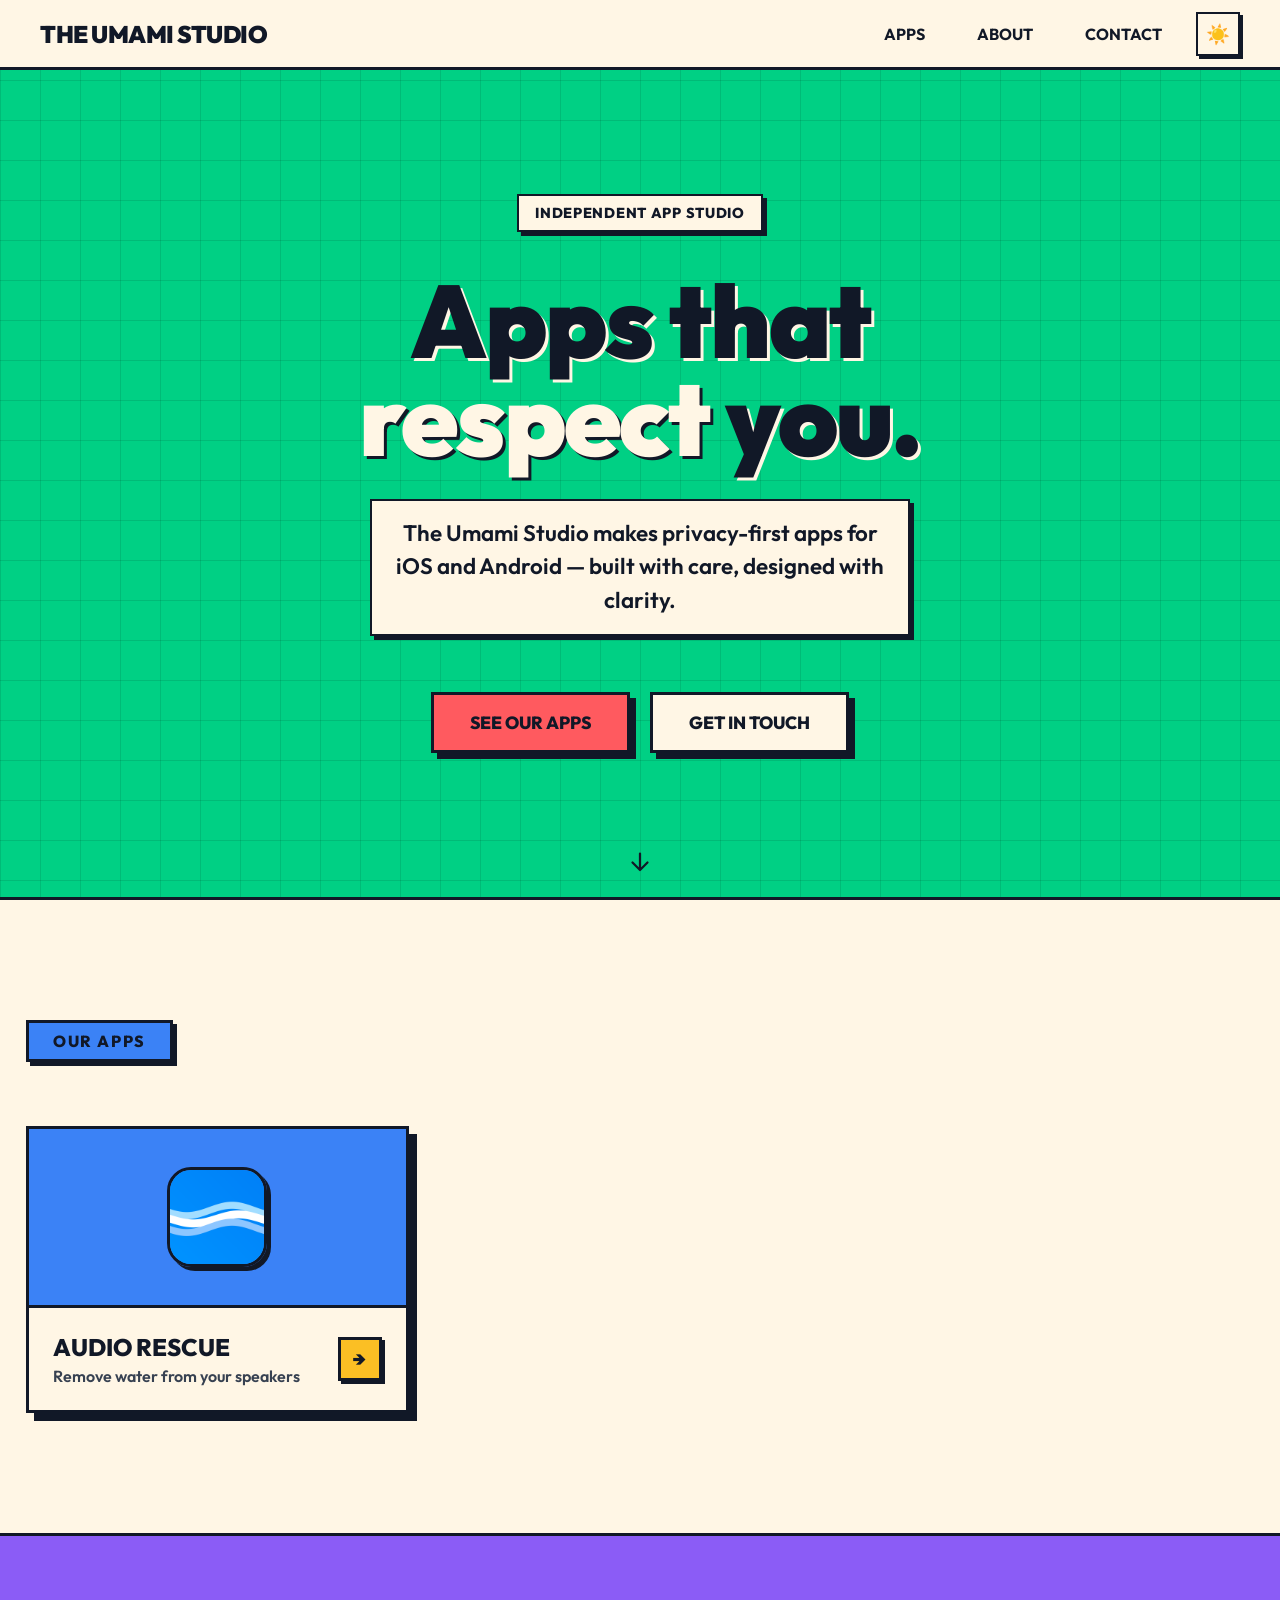
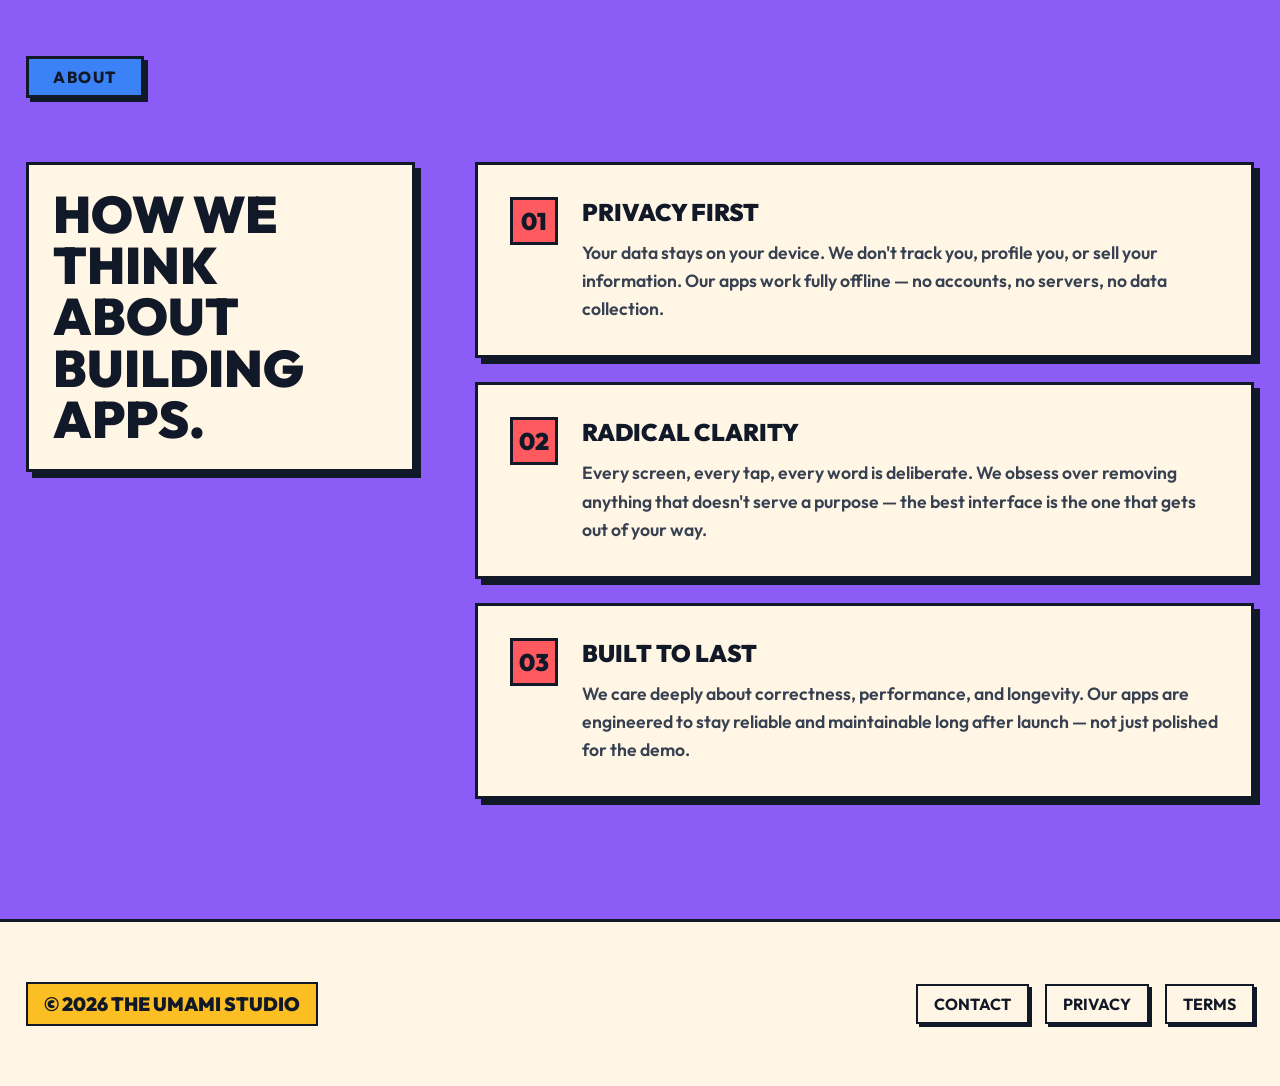
<file: index.html>
<!DOCTYPE html>
<html lang="en" data-theme="light">
<head>
  <meta charset="UTF-8">
  <meta name="viewport" content="width=device-width, initial-scale=1.0">
  <title>The Umami Studio — Privacy-first utility apps</title>
  <meta name="description" content="The Umami Studio builds privacy-first, minimalist utility applications for iOS and Android.">
  <meta property="og:title" content="The Umami Studio">
  <meta property="og:description" content="Privacy-first utility apps, meticulously designed.">
  <meta name="theme-color" content="#0a2540">

  <link rel="stylesheet" href="assets/css/studio.css">
  <!-- Anti-flash: set theme before first paint -->
  <script>
    (function(){
      var t = localStorage.getItem('ums-theme') || 'light';
      document.documentElement.setAttribute('data-theme', t);
    })();
  </script>
</head>
<body>

  <!-- ── NAV ────────────────────────────────────── -->
  <nav class="nav" id="mainNav">
    <span class="nav-logo">The Umami Studio</span>
    <div class="nav-right">
      <a href="#apps" class="nav-link">Apps</a>
      <a href="#about" class="nav-link">About</a>
      <a href="mailto:theumamistudio@gmail.com" class="nav-link">Contact</a>
      <button class="theme-btn" id="themeBtn" aria-label="Toggle dark mode">
        <span id="themeIcon">☀️</span>
      </button>
    </div>
  </nav>

  <!-- ── HERO ───────────────────────────────────── -->
  <section class="hero">
    <div class="hero-eyebrow">Independent App Studio</div>
    <h1 class="hero-title">Apps that<br><em>respect</em> you.</h1>
    <p class="hero-subtitle">The Umami Studio makes privacy-first apps for iOS and Android — built with care, designed with clarity.</p>
    <div class="hero-cta">
      <a href="#apps" class="btn-hero-primary">See our apps</a>
      <a href="mailto:theumamistudio@gmail.com" class="btn-hero-ghost">Get in touch</a>
    </div>
    <div class="hero-scroll">
      <svg width="16" height="16" viewBox="0 0 16 16" fill="none" xmlns="http://www.w3.org/2000/svg">
        <path d="M8 3v10M3 9l5 5 5-5" stroke="currentColor" stroke-width="1.5" stroke-linecap="round" stroke-linejoin="round"/>
      </svg>
    </div>
  </section>

  <!-- ── APPS ───────────────────────────────────── -->
  <section class="section" id="apps">
    <div class="section-inner">
      <div class="section-label reveal">Our Apps</div>

      <div class="apps-grid">

        <!-- Audio Rescue Card -->
        <a href="/audiorescue/" class="app-card app-card-audio-rescue reveal reveal-d1" aria-label="View Audio Rescue">
          <div class="app-card-bg">
            <img src="assets/images/audio-rescue-icon.png" alt="Audio Rescue" class="app-card-icon">
          </div>
          <div class="app-card-info">
            <div>
              <div class="app-card-name">Audio Rescue</div>
              <div class="app-card-sub">Remove water from your speakers</div>
            </div>
            <div class="app-card-arrow">→</div>
          </div>
        </a>

        <!-- Placeholder slot for future apps — just add more .app-card blocks here -->

      </div>
    </div>
  </section>

  <!-- ── ABOUT ───────────────────────────────────── -->
  <section class="about-section" id="about">
    <div class="about-inner">
      <div class="section-label reveal">About</div>
      <div class="about-grid">
        <h2 class="about-lead reveal">How we think about building apps.</h2>
        <div class="about-values">
          <div class="value-row reveal">
            <span class="value-num">01</span>
            <div class="value-content">
              <h3>Privacy First</h3>
              <p>Your data stays on your device. We don't track you, profile you, or sell your information. Our apps work fully offline — no accounts, no servers, no data collection.</p>
            </div>
          </div>
          <div class="value-row reveal reveal-d1">
            <span class="value-num">02</span>
            <div class="value-content">
              <h3>Radical Clarity</h3>
              <p>Every screen, every tap, every word is deliberate. We obsess over removing anything that doesn't serve a purpose — the best interface is the one that gets out of your way.</p>
            </div>
          </div>
          <div class="value-row reveal reveal-d2">
            <span class="value-num">03</span>
            <div class="value-content">
              <h3>Built to Last</h3>
              <p>We care deeply about correctness, performance, and longevity. Our apps are engineered to stay reliable and maintainable long after launch — not just polished for the demo.</p>
            </div>
          </div>
        </div>
      </div>
    </div>
  </section>

  <!-- ── FOOTER ─────────────────────────────────── -->
  <footer class="footer">
    <div class="footer-inner">
      <span class="footer-brand">© 2026 The Umami Studio</span>
      <ul class="footer-links">
        <li><a href="mailto:theumamistudio@gmail.com">Contact</a></li>
        <li><a href="/privacy">Privacy</a></li>
        <li><a href="/terms">Terms</a></li>
      </ul>
    </div>
  </footer>

  <!-- ── SCRIPTS ────────────────────────────────── -->
  <script>
    // Sticky nav — turns frosted glass on scroll
    var nav = document.getElementById('mainNav');
    window.addEventListener('scroll', function() {
      nav.classList.toggle('scrolled', window.scrollY > 40);
    }, { passive: true });

    // Theme toggle
    var html  = document.documentElement;
    var btn   = document.getElementById('themeBtn');
    var icon  = document.getElementById('themeIcon');
    var meta  = document.querySelector('meta[name="theme-color"]');

    function applyTheme(t) {
      html.setAttribute('data-theme', t);
      icon.textContent = t === 'dark' ? '🌙' : '☀️';
      if (meta) meta.content = t === 'dark' ? '#050d1a' : '#0a2540';
      localStorage.setItem('ums-theme', t);
    }

    applyTheme(html.getAttribute('data-theme') || 'light');

    btn.addEventListener('click', function() {
      applyTheme(html.getAttribute('data-theme') === 'dark' ? 'light' : 'dark');
    });

    // Scroll reveal
    var observer = new IntersectionObserver(function(entries) {
      entries.forEach(function(e) {
        if (e.isIntersecting) {
          e.target.classList.add('visible');
          observer.unobserve(e.target);
        }
      });
    }, { threshold: 0.1, rootMargin: '0px 0px -50px 0px' });

    document.querySelectorAll('.reveal').forEach(function(el) {
      observer.observe(el);
    });
  </script>

</body>
</html>
</file>
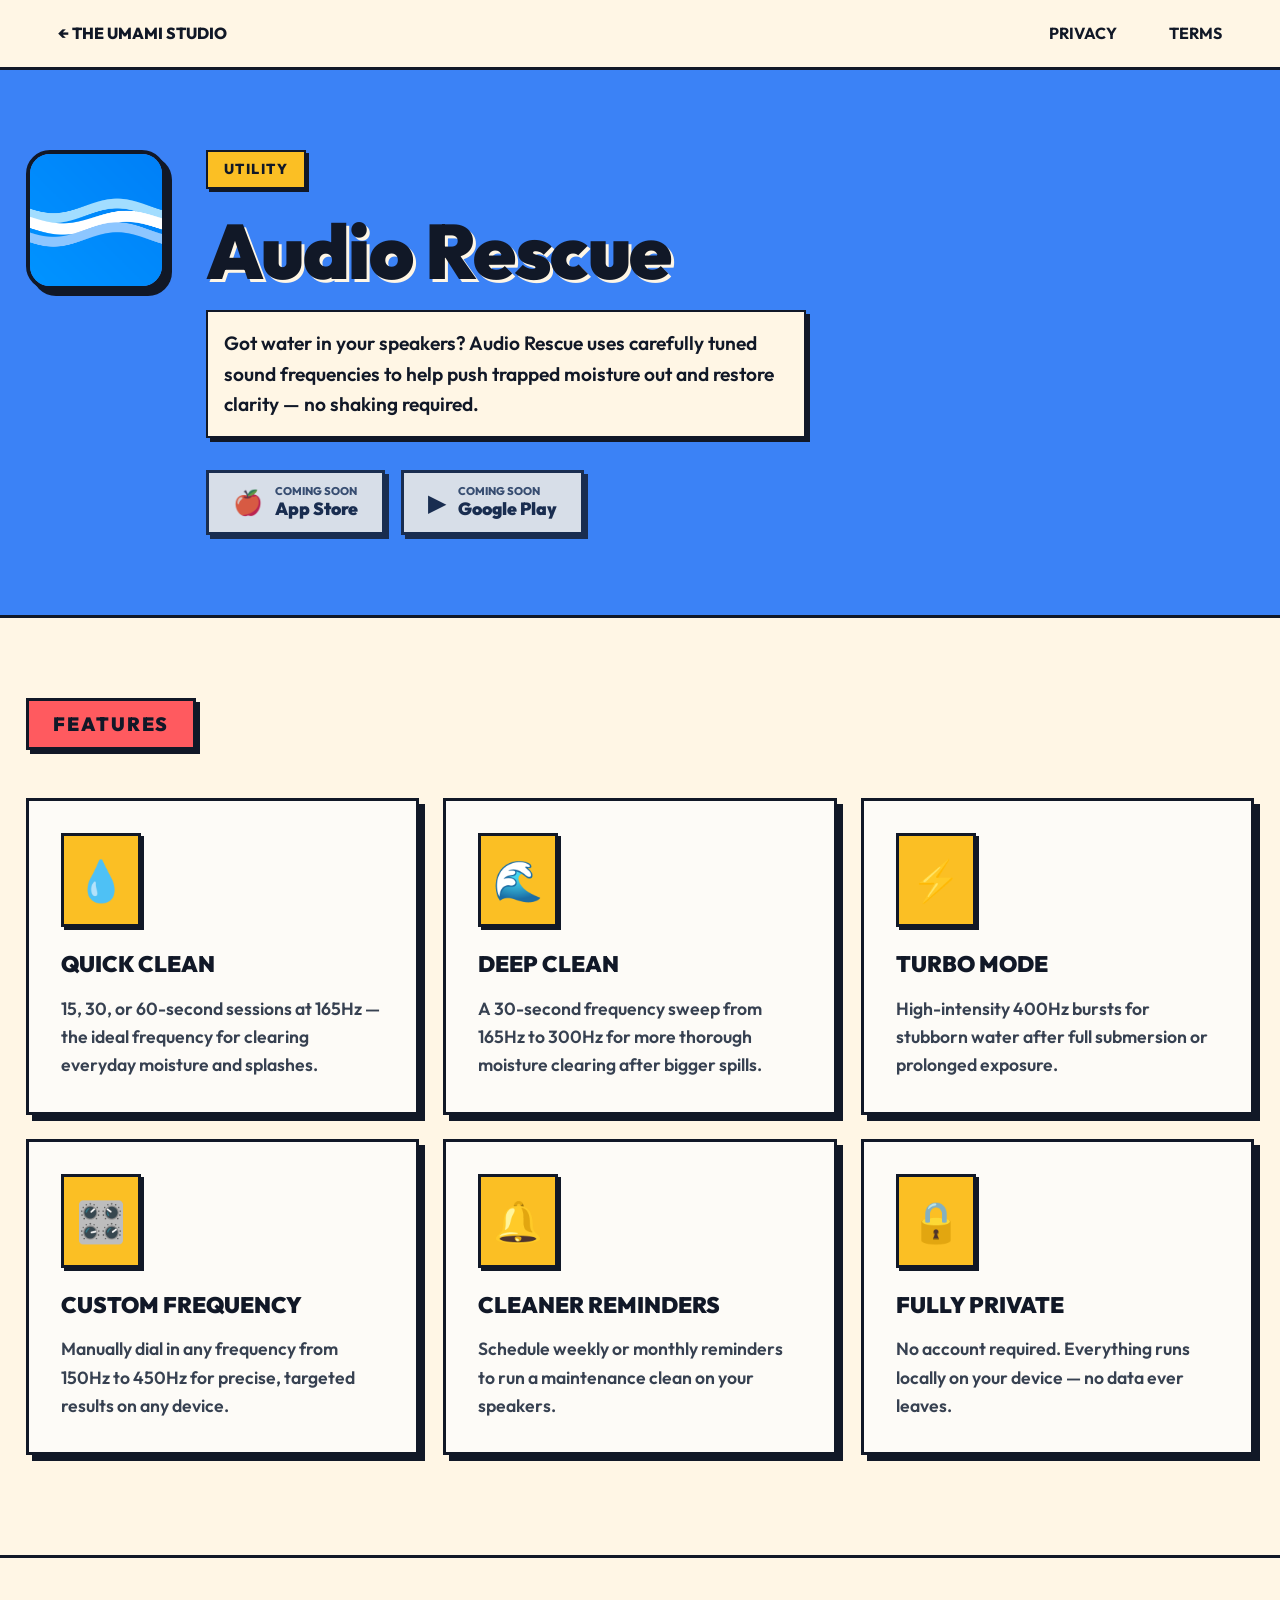
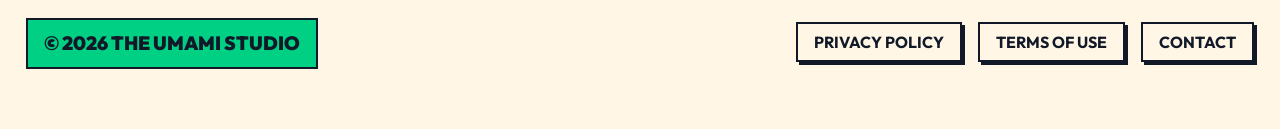
<file: audiorescue/index.html>
<!DOCTYPE html>
<html lang="en">
<head>
  <meta charset="UTF-8">
  <meta name="viewport" content="width=device-width, initial-scale=1.0">
  <title>Audio Rescue — Remove water from your speakers</title>
  <meta name="description" content="Audio Rescue uses carefully tuned sound frequencies to push trapped water out of your phone's speakers and restore clarity.">
  <meta name="theme-color" content="#ffffff">
  <link rel="icon" type="image/png" href="/assets/images/audio-rescue-icon.png">
  <link rel="stylesheet" href="/assets/css/app.css">
</head>
<body>

  <!-- ── NAV ───────────────────────────────────── -->
  <nav class="nav">
    <a href="/" class="nav-back">← The Umami Studio</a>
    <div class="nav-legal">
      <a href="/audiorescue/privacy">Privacy</a>
      <a href="/audiorescue/terms">Terms</a>
    </div>
  </nav>

  <!-- ── APP HERO ───────────────────────────────── -->
  <header class="app-hero">
    <div class="section-inner">
      <img src="/assets/images/audio-rescue-icon.png" alt="Audio Rescue app icon" class="app-icon">
      <div class="app-hero-body">
        <span class="app-category">Utility</span>
        <h1 class="app-name">Audio Rescue</h1>
        <p class="app-tagline">Got water in your speakers? Audio Rescue uses carefully tuned sound frequencies to help push trapped moisture out and restore clarity — no shaking required.</p>

        <div class="badges">
          <!-- iOS -->
          <div class="badge coming-soon" aria-label="App Store — Coming Soon">
            <span class="badge-icon">🍎</span>
            <div class="badge-text">
              <span>Coming Soon</span>
              <span>App Store</span>
            </div>
          </div>
          <!-- Android -->
          <div class="badge coming-soon" aria-label="Google Play — Coming Soon">
            <span class="badge-icon">▶</span>
            <div class="badge-text">
              <span>Coming Soon</span>
              <span>Google Play</span>
            </div>
          </div>
        </div>
      </div>
    </div>
  </header>

  <!-- ── FEATURES ──────────────────────────────── -->
  <main class="features-section">
    <div class="section-inner">
      <div class="section-title">Features</div>

      <div class="features-grid">
        <div class="feature-card">
          <span class="feature-icon">💧</span>
          <div class="feature-name">Quick Clean</div>
          <p class="feature-desc">15, 30, or 60-second sessions at 165Hz — the ideal frequency for clearing everyday moisture and splashes.</p>
        </div>
        <div class="feature-card">
          <span class="feature-icon">🌊</span>
          <div class="feature-name">Deep Clean</div>
          <p class="feature-desc">A 30-second frequency sweep from 165Hz to 300Hz for more thorough moisture clearing after bigger spills.</p>
        </div>
        <div class="feature-card">
          <span class="feature-icon">⚡</span>
          <div class="feature-name">Turbo Mode</div>
          <p class="feature-desc">High-intensity 400Hz bursts for stubborn water after full submersion or prolonged exposure.</p>
        </div>
        <div class="feature-card">
          <span class="feature-icon">🎛️</span>
          <div class="feature-name">Custom Frequency</div>
          <p class="feature-desc">Manually dial in any frequency from 150Hz to 450Hz for precise, targeted results on any device.</p>
        </div>
        <div class="feature-card">
          <span class="feature-icon">🔔</span>
          <div class="feature-name">Cleaner Reminders</div>
          <p class="feature-desc">Schedule weekly or monthly reminders to run a maintenance clean on your speakers.</p>
        </div>
        <div class="feature-card">
          <span class="feature-icon">🔒</span>
          <div class="feature-name">Fully Private</div>
          <p class="feature-desc">No account required. Everything runs locally on your device — no data ever leaves.</p>
        </div>
      </div>
    </div>
  </main>

  <!-- ── FOOTER ─────────────────────────────────── -->
  <footer class="footer">
    <div class="section-inner footer-inner">
      <span class="footer-copy">© 2026 The Umami Studio</span>
      <ul class="footer-links">
        <li><a href="/audiorescue/privacy">Privacy Policy</a></li>
        <li><a href="/audiorescue/terms">Terms of Use</a></li>
        <li><a href="mailto:theumamistudio@gmail.com">Contact</a></li>
      </ul>
    </div>
  </footer>

</body>
</html>
</file>
<file: assets/css/studio.css>
/* ==============================================
   The Umami Studio — Neo-Brutalism Flat Design
   ============================================== */

@import url('https://fonts.googleapis.com/css2?family=Outfit:wght@400;600;700;800;900&display=swap');

/* ── TOKENS ── */
:root {
  --nav-h: 70px;
  --bg-color: #FFF6E5;
  --text-1: #111827;
  --text-2: #374151;
  --text-3: #6B7280;
  --border-color: #111827;
  
  /* Vibrant Accents */
  --accent-orange: #FF5A5F;
  --accent-green: #00D084;
  --accent-blue: #3B82F6;
  --accent-yellow: #FBBF24;
  --accent-purple: #8B5CF6;
  
  /* Hard shadow for neo-brutalism */
  --hard-shadow: 6px 6px 0px var(--border-color);
  --hard-shadow-hover: 2px 2px 0px var(--border-color);
  
  --ease-out: cubic-bezier(0.16, 1, 0.3, 1);
}

[data-theme="dark"] {
  --bg-color: #111827;
  --text-1: #F9FAFB;
  --text-2: #D1D5DB;
  --text-3: #9CA3AF;
  --border-color: #F9FAFB;
  
  --hard-shadow: 6px 6px 0px var(--border-color);
  --hard-shadow-hover: 2px 2px 0px var(--border-color);
}

/* ── RESET ── */
*, *::before, *::after { box-sizing: border-box; margin: 0; padding: 0; }
html { scroll-behavior: smooth; }

body {
  font-family: 'Outfit', sans-serif;
  background: var(--bg-color);
  color: var(--text-1);
  -webkit-font-smoothing: antialiased;
  overflow-x: hidden;
  transition: background 0.3s ease, color 0.3s ease;
}

a { color: inherit; text-decoration: none; }
img { display: block; max-width: 100%; }
button { cursor: pointer; font-family: inherit; border: none; background: none; }

/* ── NAV ── */
.nav {
  position: fixed;
  top: 0; left: 0; right: 0;
  z-index: 200;
  height: var(--nav-h);
  background: var(--bg-color);
  border-bottom: 3px solid var(--border-color);
  transition: background 0.4s ease, border-color 0.4s ease;
  display: flex;
  align-items: center;
  justify-content: space-between;
  padding: 0 40px;
}

.nav-logo {
  font-size: 1.5rem;
  font-weight: 900;
  letter-spacing: -0.02em;
  color: var(--text-1);
  text-transform: uppercase;
}

.nav-right {
  display: flex;
  align-items: center;
  gap: 16px;
}

.nav-link {
  font-size: 1rem;
  font-weight: 700;
  color: var(--text-1);
  padding: 8px 16px;
  border: 2px solid transparent;
  border-radius: 0;
  transition: all 0.2s;
  text-transform: uppercase;
}

@media (hover: hover) {
  .nav-link:hover {
    background: var(--accent-yellow);
    border: 2px solid var(--border-color);
    color: #111827; /* Force dark text on hover */
  }
}
[data-theme="dark"] .nav-link:hover { color: #111827; }

.theme-btn {
  width: 44px; height: 44px;
  border: 2px solid var(--border-color);
  background: var(--bg-color);
  color: var(--text-1);
  font-size: 1.2rem;
  display: flex; align-items: center; justify-content: center;
  transition: all 0.2s;
  box-shadow: 3px 3px 0px var(--border-color);
}

@media (hover: hover) {
  .theme-btn:hover { 
    transform: translate(2px, 2px);
    box-shadow: 1px 1px 0px var(--border-color);
    background: var(--accent-orange);
    color: #111827;
  }
}
[data-theme="dark"] .theme-btn:hover { color: #111827; }

/* ── HERO ── */
.hero {
  min-height: 100vh;
  display: flex;
  flex-direction: column;
  align-items: center;
  justify-content: center;
  text-align: center;
  padding: calc(var(--nav-h) + 60px) 24px 80px;
  position: relative;
  background: var(--accent-green);
  border-bottom: 3px solid var(--border-color);
}

/* Subtle grid pattern for hero */
.hero::before {
  content: '';
  position: absolute;
  inset: 0;
  background-size: 40px 40px;
  background-image: linear-gradient(to right, rgba(0,0,0,0.1) 1px, transparent 1px), linear-gradient(to bottom, rgba(0,0,0,0.1) 1px, transparent 1px);
  pointer-events: none;
}
[data-theme="dark"] .hero::before {
  background-image: linear-gradient(to right, rgba(255,255,255,0.1) 1px, transparent 1px), linear-gradient(to bottom, rgba(255,255,255,0.1) 1px, transparent 1px);
}

.hero-eyebrow {
  display: inline-block;
  background: var(--bg-color);
  color: var(--text-1);
  padding: 8px 16px;
  font-size: 0.9rem;
  font-weight: 800;
  letter-spacing: 0.05em;
  text-transform: uppercase;
  border: 2px solid var(--border-color);
  box-shadow: 4px 4px 0px var(--border-color);
  margin-bottom: 40px;
  position: relative;
  z-index: 1;
}

.hero-title {
  font-size: clamp(3.5rem, 8vw, 7.5rem);
  font-weight: 900;
  line-height: 0.95;
  letter-spacing: -0.02em;
  color: var(--text-1);
  margin-bottom: 32px;
  position: relative;
  z-index: 1;
  text-shadow: 3px 3px 0px var(--bg-color);
}

.hero-title em {
  font-style: normal;
  color: var(--bg-color);
  text-shadow: 3px 3px 0px var(--border-color);
}

.hero-subtitle {
  font-size: clamp(1.1rem, 2vw, 1.4rem);
  font-weight: 600;
  color: var(--text-1);
  max-width: 540px;
  margin: 0 auto 56px;
  line-height: 1.5;
  position: relative;
  z-index: 1;
  background: var(--bg-color);
  padding: 16px;
  border: 2px solid var(--border-color);
  box-shadow: 4px 4px 0px var(--border-color);
}

.hero-cta {
  display: flex;
  gap: 20px;
  align-items: center;
  justify-content: center;
  position: relative;
  z-index: 1;
}

.btn-hero-primary, .btn-hero-ghost {
  padding: 16px 36px;
  font-size: 1.1rem;
  font-weight: 800;
  text-transform: uppercase;
  border: 3px solid var(--border-color);
  transition: all 0.2s var(--ease-out);
  box-shadow: var(--hard-shadow);
  color: var(--text-1);
}

.btn-hero-primary { background: var(--accent-orange); color: #111827; }
.btn-hero-ghost { background: var(--bg-color); }

@media (hover: hover) {
  .btn-hero-primary:hover, .btn-hero-ghost:hover {
    transform: translate(4px, 4px);
    box-shadow: var(--hard-shadow-hover);
  }
}

/* ── HERO SCROLL ── */
.hero-scroll {
  position: absolute;
  bottom: 24px;
  left: 50%;
  transform: translateX(-50%);
  display: flex;
  align-items: center;
  justify-content: center;
  animation: bob 2s infinite;
  color: var(--text-1);
  z-index: 2;
}
.hero-scroll svg {
  width: 24px;
  height: 24px;
}
@keyframes bob {
  0%, 100% { transform: translateX(-50%) translateY(0); }
  50% { transform: translateX(-50%) translateY(10px); }
}

/* ── CONTENT SECTIONS ── */
.section {
  padding: 120px 0;
}

.section-inner {
  max-width: 1276px;
  margin: 0 auto;
  width: 100%;
  padding: 0 24px;
}

.section-label {
  display: inline-block;
  background: var(--accent-blue);
  color: #111827;
  padding: 8px 24px;
  font-size: 1rem;
  font-weight: 800;
  letter-spacing: 0.1em;
  text-transform: uppercase;
  border: 3px solid var(--border-color);
  box-shadow: 4px 4px 0px var(--border-color);
  margin-bottom: 64px;
}

/* ── APPS GRID ── */
.apps-grid {
  display: grid;
  grid-template-columns: repeat(auto-fill, minmax(350px, 1fr));
  gap: 40px;
}

/* App card */
.app-card {
  position: relative;
  border: 3px solid var(--border-color);
  background: var(--bg-color);
  aspect-ratio: 4/3;
  display: flex;
  flex-direction: column;
  text-decoration: none;
  cursor: pointer;
  box-shadow: 8px 8px 0px var(--border-color);
  transition: transform 0.2s, box-shadow 0.2s;
}

@media (hover: hover) {
  .app-card:hover {
    transform: translate(4px, 4px);
    box-shadow: 4px 4px 0px var(--border-color);
  }
}

.app-card-bg {
  flex: 1;
  display: flex;
  align-items: center;
  justify-content: center;
  border-bottom: 3px solid var(--border-color);
}

.app-card-audio-rescue .app-card-bg {
  background: var(--accent-blue);
}

.app-card-icon {
  width: 100px;
  height: 100px;
  border-radius: 24px;
  border: 3px solid var(--border-color);
  box-shadow: 4px 4px 0px var(--border-color);
  transition: transform 0.3s var(--ease-out);
}
@media (hover: hover) {
  .app-card:hover .app-card-icon {
    transform: scale(1.1) rotate(5deg);
  }
}

.app-card-info {
  padding: 24px;
  background: var(--bg-color);
  display: flex;
  align-items: center;
  justify-content: space-between;
}

.app-card-name {
  font-size: 1.5rem;
  font-weight: 800;
  color: var(--text-1);
  text-transform: uppercase;
}

.app-card-sub {
  font-size: 1rem;
  font-weight: 600;
  color: var(--text-2);
  margin-top: 4px;
}

.app-card-arrow {
  width: 44px;
  height: 44px;
  border: 3px solid var(--border-color);
  background: var(--accent-yellow);
  display: flex;
  align-items: center;
  justify-content: center;
  color: #111827;
  font-size: 1.2rem;
  font-weight: 900;
  box-shadow: 3px 3px 0px var(--border-color);
}
[data-theme="dark"] .app-card-arrow { color: #111827; }

/* ── ABOUT SECTION ── */
.about-section {
  background: var(--accent-purple);
  padding: 120px 0;
  border-top: 3px solid var(--border-color);
  border-bottom: 3px solid var(--border-color);
  min-height: 100vh;
  display: flex;
  align-items: center;
}
[data-theme="dark"] .about-section {
  border-color: var(--border-color);
}

.about-inner {
  max-width: 1276px;
  margin: 0 auto;
  width: 100%;
  padding: 0 24px;
}

.about-grid {
  display: grid;
  grid-template-columns: 1fr 2fr;
  gap: 60px;
  align-items: start;
}

.about-lead {
  font-size: clamp(2rem, 4vw, 3.5rem);
  font-weight: 900;
  line-height: 1;
  text-transform: uppercase;
  color: var(--text-1);
  background: var(--bg-color);
  padding: 24px;
  border: 3px solid var(--border-color);
  box-shadow: 6px 6px 0px var(--border-color);
}

.about-values {
  display: flex;
  flex-direction: column;
  gap: 24px;
}

.value-row {
  background: var(--bg-color);
  border: 3px solid var(--border-color);
  box-shadow: 6px 6px 0px var(--border-color);
  padding: 32px;
  display: flex;
  gap: 24px;
  align-items: flex-start;
}

.value-num {
  font-size: 1.5rem;
  font-weight: 900;
  color: #111827;
  background: var(--accent-orange);
  width: 48px;
  height: 48px;
  display: flex;
  align-items: center;
  justify-content: center;
  border: 3px solid var(--border-color);
  flex-shrink: 0;
}

.value-content h3 {
  font-size: 1.5rem;
  font-weight: 900;
  color: var(--text-1);
  text-transform: uppercase;
  margin-bottom: 12px;
}

.value-content p {
  font-size: 1.1rem;
  font-weight: 600;
  color: var(--text-2);
  line-height: 1.6;
}

/* ── FOOTER ── */
.footer {
  background: var(--bg-color);
  padding: 60px 0;
}

.footer-inner {
  max-width: 1276px;
  margin: 0 auto;
  width: 100%;
  padding: 0 24px;
  display: flex;
  align-items: center;
  justify-content: space-between;
  flex-wrap: wrap;
  gap: 24px;
}

.footer-brand {
  font-size: 1.2rem;
  font-weight: 900;
  color: var(--text-1);
  text-transform: uppercase;
  background: var(--accent-yellow);
  padding: 8px 16px;
  border: 2px solid var(--border-color);
}
[data-theme="dark"] .footer-brand { color: #111827; }

.footer-links {
  display: flex;
  gap: 16px;
  list-style: none;
}

.footer-links a {
  font-size: 1rem;
  font-weight: 700;
  color: var(--text-1);
  text-transform: uppercase;
  padding: 8px 16px;
  border: 2px solid var(--border-color);
  background: var(--bg-color);
  box-shadow: 3px 3px 0px var(--border-color);
  transition: all 0.2s;
}

@media (hover: hover) {
  .footer-links a:hover { 
    transform: translate(2px, 2px);
    box-shadow: 1px 1px 0px var(--border-color);
    background: var(--accent-green);
    color: #111827;
  }
}
[data-theme="dark"] .footer-links a:hover { color: #111827; }

/* ── REVEAL ANIMATIONS ── */
.reveal {
  opacity: 0;
  transform: translateY(28px);
  transition: opacity 0.5s var(--ease-out), transform 0.5s var(--ease-out);
}
.reveal.visible { opacity: 1; transform: none; }
.reveal-d1 { transition-delay: 0.1s; }
.reveal-d2 { transition-delay: 0.2s; }
.reveal-d3 { transition-delay: 0.3s; }

/* ── RESPONSIVE ── */
@media (max-width: 768px) {
  .nav {
    position: absolute;
    padding: 20px;
    height: auto;
    flex-direction: column;
    gap: 16px;
  }
  .nav-right {
    flex-wrap: wrap;
    justify-content: center;
    gap: 8px;
  }
  .hero {
    padding-top: 180px;
  }
  .hero-title { font-size: 3rem; }
  .about-grid { grid-template-columns: 1fr; gap: 40px; }
  .about-lead { padding: 16px; font-size: 1.8rem; }
  .value-row { flex-direction: column; padding: 20px; }
  .footer-inner { flex-direction: column; align-items: flex-start; gap: 16px; }
  .footer-links { flex-wrap: wrap; }
}

@media (max-width: 480px) {
  .hero-cta { flex-direction: column; align-items: stretch; }
  .apps-grid { grid-template-columns: 1fr; }
}
</file>
<file: assets/css/app.css>
/* ==============================================
   The Umami Studio — App Page Styles
   Used by: /audiorescue/ and future app pages
   ============================================== */

@import url('https://fonts.googleapis.com/css2?family=Outfit:wght@400;600;700;800;900&display=swap');

/* ── TOKENS ── */
:root {
  --bg-color: #FFF6E5;
  --bg-subtle: #FDFBF7;
  --text-1: #111827;
  --text-2: #374151;
  --text-3: #6B7280;
  --border-color: #111827;
  
  --accent-blue: #3B82F6;
  --accent-orange: #FF5A5F;
  --accent-yellow: #FBBF24;
  --accent-green: #00D084;
  
  --hard-shadow: 4px 4px 0px var(--border-color);
  --hard-shadow-hover: 2px 2px 0px var(--border-color);
  
  --ease-out: cubic-bezier(0.16, 1, 0.3, 1);
}

@media (prefers-color-scheme: dark) {
  :root {
    --bg-color: #111827;
    --bg-subtle: #1F2937;
    --text-1: #F9FAFB;
    --text-2: #D1D5DB;
    --text-3: #9CA3AF;
    --border-color: #F9FAFB;
    
    --hard-shadow: 4px 4px 0px var(--border-color);
    --hard-shadow-hover: 2px 2px 0px var(--border-color);
  }
}

/* ── RESET ── */
*, *::before, *::after { box-sizing: border-box; margin: 0; padding: 0; }

body {
  font-family: 'Outfit', sans-serif;
  font-size: 16px;
  line-height: 1.6;
  background: var(--bg-color);
  color: var(--text-1);
  -webkit-font-smoothing: antialiased;
  min-height: 100vh;
}

a { color: inherit; text-decoration: none; }
img { display: block; max-width: 100%; }

/* ── NAV ── */
.nav {
  display: flex;
  align-items: center;
  justify-content: space-between;
  padding: 0 40px;
  height: 70px;
  background: var(--bg-color);
  border-bottom: 3px solid var(--border-color);
}

.nav-back {
  display: inline-flex;
  align-items: center;
  font-size: 1rem;
  font-weight: 800;
  text-transform: uppercase;
  color: var(--text-1);
  padding: 8px 16px;
  border: 2px solid transparent;
  transition: all 0.2s;
}

@media (hover: hover) {
  .nav-back:hover {
    background: var(--accent-yellow);
    border: 2px solid var(--border-color);
    color: #111827;
  }
}

.nav-legal {
  display: flex;
  gap: 16px;
}

.nav-legal a {
  font-size: 1rem;
  font-weight: 700;
  color: var(--text-1);
  text-transform: uppercase;
  padding: 8px 16px;
  border: 2px solid transparent;
  transition: all 0.2s;
}

@media (hover: hover) {
  .nav-legal a:hover { 
    background: var(--accent-blue); 
    border: 2px solid var(--border-color);
    color: #111827;
  }
}
@media (prefers-color-scheme: dark) and (hover: hover) {
  .nav-back:hover, .nav-legal a:hover { color: #111827; }
}


/* ── APP HERO ── */
.app-hero {
  padding: 80px 0;
  background: var(--accent-blue);
  border-bottom: 3px solid var(--border-color);
}

.section-inner {
  max-width: 1276px;
  margin: 0 auto;
  padding: 0 24px;
  width: 100%;
}

.app-hero .section-inner {
  display: flex;
  align-items: flex-start;
  gap: 40px;
}

.app-icon {
  width: 140px;
  height: 140px;
  border-radius: 24px;
  border: 4px solid var(--border-color);
  box-shadow: 6px 6px 0px var(--border-color);
  flex-shrink: 0;
  background: var(--bg-color);
}

.app-hero-body { flex: 1; min-width: 0; }

.app-category {
  display: inline-block;
  font-size: 0.9rem;
  font-weight: 800;
  letter-spacing: 0.1em;
  text-transform: uppercase;
  color: #111827;
  background: var(--accent-yellow);
  padding: 6px 16px;
  border: 2px solid var(--border-color);
  box-shadow: 3px 3px 0px var(--border-color);
  margin-bottom: 24px;
}

.app-name {
  font-size: clamp(3rem, 6vw, 5rem);
  font-weight: 900;
  letter-spacing: -0.02em;
  color: var(--text-1);
  line-height: 1;
  margin-bottom: 20px;
  text-shadow: 3px 3px 0px var(--bg-color);
}

.app-tagline {
  font-size: 1.2rem;
  font-weight: 600;
  color: var(--text-1);
  line-height: 1.6;
  margin-bottom: 32px;
  max-width: 600px;
  background: var(--bg-color);
  padding: 16px;
  border: 2px solid var(--border-color);
  box-shadow: 4px 4px 0px var(--border-color);
}
@media (prefers-color-scheme: dark) {
  .app-category { color: #111827; }
  .app-tagline { color: #111827; }
}

/* ── STORE BADGES ── */
.badges {
  display: flex;
  gap: 16px;
  flex-wrap: wrap;
}

.badge {
  display: inline-flex;
  align-items: center;
  gap: 12px;
  padding: 12px 24px;
  border: 3px solid var(--border-color);
  background: var(--bg-color);
  color: var(--text-1);
  box-shadow: var(--hard-shadow);
  transition: all 0.2s;
}

.badge-icon { font-size: 1.5rem; line-height: 1; }

.badge-text { display: flex; flex-direction: column; line-height: 1.2; }
.badge-text span:first-child {
  font-size: 0.7rem;
  font-weight: 800;
  text-transform: uppercase;
  color: var(--text-2);
}
.badge-text span:last-child { font-size: 1.1rem; font-weight: 900; color: var(--text-1); }

.badge.coming-soon { opacity: 0.8; cursor: default; }

/* ── FEATURES ── */
.features-section {
  padding: 80px 0 100px;
  background: var(--bg-color);
}

.section-title {
  display: inline-block;
  font-size: 1.2rem;
  font-weight: 900;
  letter-spacing: 0.1em;
  text-transform: uppercase;
  color: #111827;
  background: var(--accent-orange);
  padding: 8px 24px;
  border: 3px solid var(--border-color);
  box-shadow: 4px 4px 0px var(--border-color);
  margin-bottom: 48px;
}

.features-grid {
  display: grid;
  grid-template-columns: repeat(auto-fill, minmax(320px, 1fr));
  gap: 24px;
}

.feature-card {
  padding: 32px;
  background: var(--bg-subtle);
  border: 3px solid var(--border-color);
  box-shadow: 6px 6px 0px var(--border-color);
  transition: transform 0.2s, box-shadow 0.2s;
}

@media (hover: hover) {
  .feature-card:hover {
    transform: translate(3px, 3px);
    box-shadow: 3px 3px 0px var(--border-color);
    background: var(--bg-color);
  }
}

.feature-icon { 
  font-size: 2.5rem; 
  margin-bottom: 20px; 
  display: inline-block;
  background: var(--accent-yellow);
  padding: 12px;
  border: 3px solid var(--border-color);
  box-shadow: 3px 3px 0px var(--border-color);
}

.feature-name {
  font-size: 1.4rem;
  font-weight: 900;
  color: var(--text-1);
  text-transform: uppercase;
  margin-bottom: 12px;
}

.feature-desc {
  font-size: 1.1rem;
  color: var(--text-2);
  font-weight: 600;
  line-height: 1.6;
}

/* ── FOOTER ── */
.footer {
  border-top: 3px solid var(--border-color);
  background: var(--bg-color);
  padding: 60px 0;
}

.footer-inner {
  display: flex;
  align-items: center;
  justify-content: space-between;
  flex-wrap: wrap;
  gap: 24px;
}

.footer-copy { 
  font-size: 1.2rem; 
  font-weight: 900;
  text-transform: uppercase;
  color: var(--text-1); 
  background: var(--accent-green);
  padding: 8px 16px;
  border: 2px solid var(--border-color);
}
@media (prefers-color-scheme: dark) {
  .footer-copy { color: #111827; }
}

.footer-links { display: flex; gap: 16px; list-style: none; }
.footer-links a { 
  font-size: 1rem; 
  font-weight: 700;
  text-transform: uppercase;
  color: var(--text-1); 
  padding: 8px 16px;
  border: 2px solid var(--border-color);
  background: var(--bg-color);
  box-shadow: 3px 3px 0px var(--border-color);
  transition: all 0.2s;
}
@media (hover: hover) {
  .footer-links a:hover { 
    background: var(--accent-orange); 
    color: #111827;
    transform: translate(2px, 2px);
    box-shadow: 1px 1px 0px var(--border-color);
  }
}
@media (prefers-color-scheme: dark) and (hover: hover) {
  .footer-links a:hover { color: #111827; }
}

/* ── RESPONSIVE ── */
@media (max-width: 768px) {
  .app-hero .section-inner { flex-direction: column; align-items: center; text-align: center; }
  .app-tagline { margin: 0 auto 32px; }
  .badges { justify-content: center; }
  .features-grid { grid-template-columns: 1fr; }
  .footer-inner { flex-direction: column; align-items: flex-start; gap: 16px; }
  .footer-links { flex-wrap: wrap; }
  .nav {
    padding: 20px;
    height: auto;
    flex-direction: column;
    gap: 16px;
  }
  .nav-legal {
    flex-wrap: wrap;
    justify-content: center;
    gap: 8px;
  }
}
</file>
